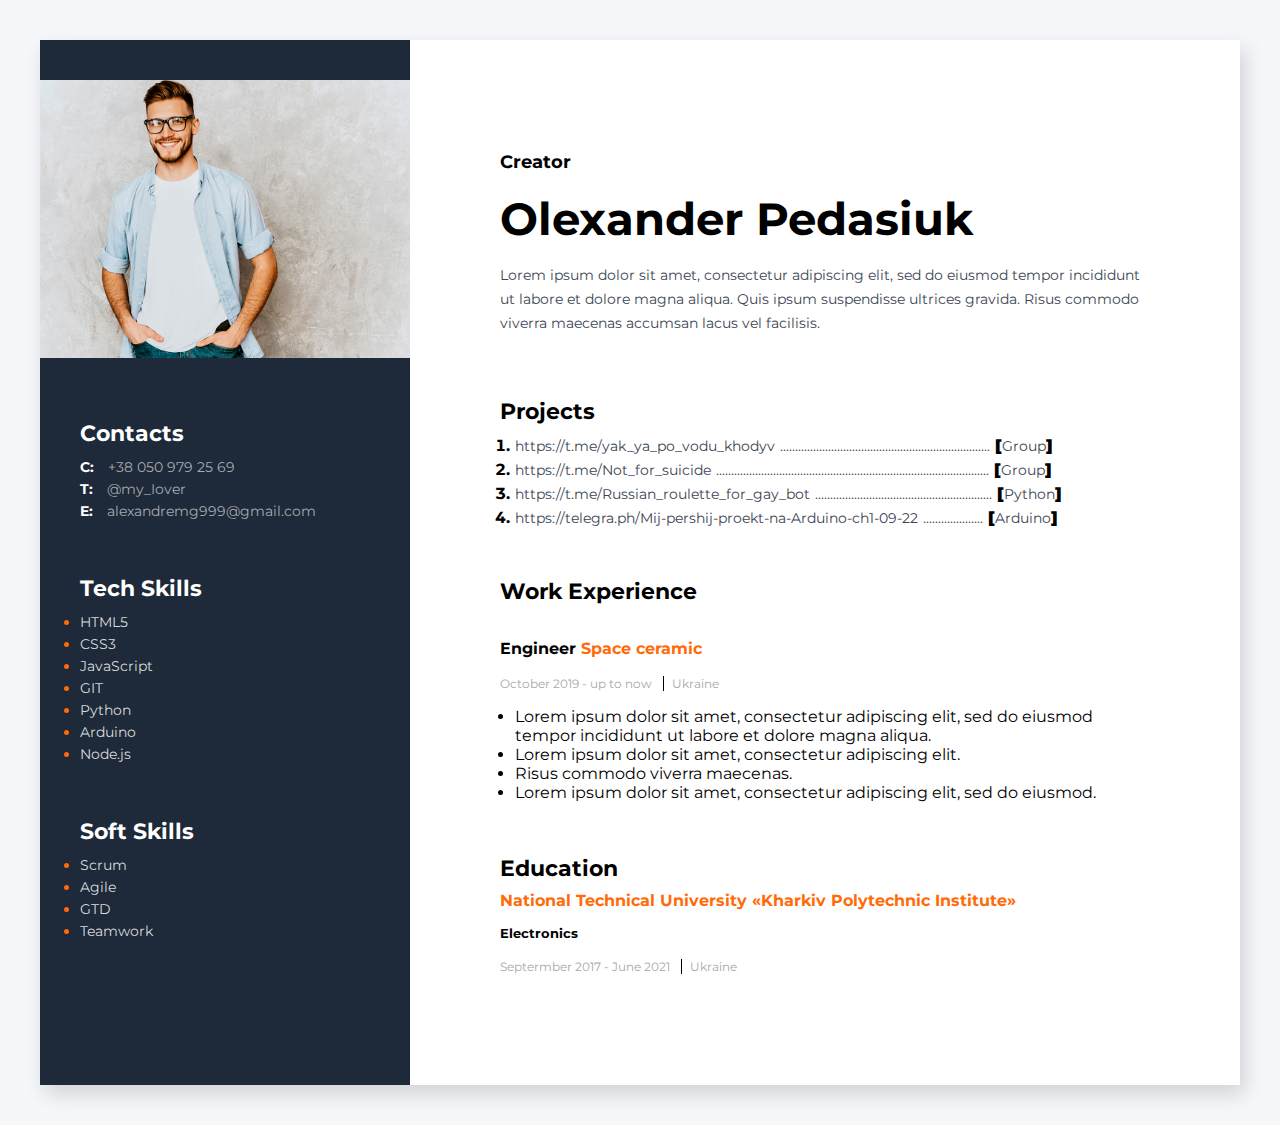
<file: index.html>
<!DOCTYPE html>
<html lang="en">
<head>
    <meta charset="UTF-8">
    <meta name="viewport" content="width=device-width, initial-scale=1.0">
    <title>My resume</title>
    <link rel="stylesheet" href="./css/style.css">
    <link href="https://fonts.googleapis.com/css2?family=Montserrat:wght@400;700&display=swap" rel="stylesheet">
</head>
<body>
    <!--main container-->
    <div class="wrapper">
        <aside class="sidebar">
            <img class="my-photo" src="./img/photo.jpg" alt="my photo">
            
            <!--contacts container-->
            <div class="contacts-container">
                <h2 class="contacts-title">Contacts</h2>
                <div >
                    <span class="contacts-link-type">C:</span>  <a class="contacts-link"  href="+380509792569">+38 050 979 25 69</a>
                </div>
                <div >
                    <span class="contacts-link-type">T:</span>  <a class="contacts-link"  href="https://t.me/my_Iover">@my_Iover</a>
                </div>
                <div>
                    <span class="contacts-link-type">E:</span> <a class="contacts-link"  href=" mailto:alexandremg999@gmail.com">alexandremg999@gmail.com</a>
                </div>
            </div>
            
            <!--Tech Skills container-->
            <div class="tech-skill-container">
                <h2 class="tech-skill-title">Tech Skills</h2>
                <ul>
                    <li class="skill-item"><span class="skill-item-text">HTML5</span></li>
                    <li class="skill-item"><span class="skill-item-text">CSS3</span></li>
                    <li class="skill-item"><span class="skill-item-text">JavaScript</span></li>
                    <li class="skill-item"><span class="skill-item-text">GIT</span></li>
                    <li class="skill-item"><span class="skill-item-text">Python</span></li>
                    <li class="skill-item"><span class="skill-item-text">Arduino</span></li>
                    <li class="skill-item"><span class="skill-item-text">Node.js</span></li>
                </ul>
            </div>

            <!--Soft Skills container-->
            <div class="soft-skill-container">
                <h2 class="soft-skill-title">Soft Skills</h2>
                <ul>
                    <li class="skill-item"><span class="skill-item-text">Scrum</span></li>
                    <li class="skill-item"><span class="skill-item-text">Agile</span></li>
                    <li class="skill-item"><span class="skill-item-text">GTD</span></li>
                    <li class="skill-item"><span class="skill-item-text">Teamwork</span></li>
                </ul>
            </div>

        </aside>

        <!--about me container-->
        <div class="about-me-container">
            <!--about me info main-->
            <div class="info-container">
                <h4 class="profession">Creator</h4>
                <h1 class="my-name">Olexander Pedasiuk</h1>
                <p class="text-about-me">Lorem ipsum dolor sit amet, consectetur adipiscing elit, sed do eiusmod tempor incididunt ut labore et dolore magna aliqua. Quis ipsum suspendisse ultrices gravida. Risus commodo viverra maecenas accumsan lacus vel facilisis. </p>
            </div>

            <!--project-->
            <div class="project-container">
                <h2 class="about-me-title">Projects</h2>
                <ol>
                    <li class="projects-item"> 
                        <a class="projects-link" href="https://t.me/yak_ya_po_vodu_khodyv">https://t.me/yak_ya_po_vodu_khodyv</a>
                        <span class="tech-name">......................................................................</span> 
                        <span><b>[</b><span class="tech-name">Group</span><b>]</b></span>
                    </li>
                    <li class="projects-item"> 
                        <a class="projects-link" href="https://t.me/Not_for_suicide">https://t.me/Not_for_suicide</a>
                        <span class="tech-name">...........................................................................................</span> 
                        <span><b>[</b><span class="tech-name">Group</span><b>]</b></span>
                    </li>
                    <li class="projects-item"> 
                        <a class="projects-link" href="https://t.me/Russian_roulette_for_gay_bot">https://t.me/Russian_roulette_for_gay_bot</a>
                        <span class="tech-name">...........................................................</span> 
                        <span><b>[</b><span class="tech-name">Python</span><b>]</b></span>
                    </li>
                    <li class="projects-item"> 
                        <a class="projects-link" href="https://telegra.ph/Mіj-pershij-proekt-na-Arduino-ch1-09-22">https://telegra.ph/Mіj-pershij-proekt-na-Arduino-ch1-09-22</a>
                        <span class="tech-name">....................</span> 
                        <span><b>[</b><span class="tech-name">Arduino</span><b>]</b></span>
                    </li>
                </ol>
            </div>
        

            <!--work experience-->
            <div>
                <h3 class="about-me-title">Work Experience</h3>

                <div>
                    <h4 class="my-position">Engineer <span class="color-orang"> <a class="color-orang" href="http://space-ceramic.com/">Space ceramic</a></span> </h4>
                    <span class="date-country">
                        October 2019 - up to now
                        <span class="vertical-line"></span>
                        <span class="country">Ukraine</span>
                    </span>

                    <ul class="profession-duties">
                        <li>Lorem ipsum dolor sit amet, consectetur adipiscing elit, sed do eiusmod tempor incididunt ut labore et dolore magna aliqua. </li>
                        <li>Lorem ipsum dolor sit amet, consectetur adipiscing elit.</li>
                        <li>Risus commodo viverra maecenas. </li>
                        <li>Lorem ipsum dolor sit amet, consectetur adipiscing elit, sed do eiusmod. </li>
                    </ul>
                </div>

                <!--compani 2-->  <!--
                <div>
                    <h4 class="my-position">Manager <span class="color-orang">Roga & Kopyta New</span></h4>
                    <span class="date-country">
                        March 2015 - October 2018
                        <span class="vertical-line"></span>
                        <span class="country">Ukraine</span>
                    </span>

                    <ul class="profession-duties">
                        <li>Lorem ipsum dolor sit amet, consectetur adipiscing elit, sed do eiusmod labore et dolore magna aliqua. </li>
                        <li>Quis ipsum suspendisse ultrices gravida. </li>
                        <li>Risus commodo viverra maecenas. </li>
                    </ul>
                </div>

            -->

                <!--compani 3-->  <!--
                
                <div>
                    <h4 class="my-position">Manager <span class="color-orang">Roga & Kopyta LLC</span> </h4>
                    <span class="date-country">
                        June 2014 - February 2015
                        <span class="vertical-line"></span>
                        <span class="country">Ukraine</span>
                    </span>

                    <ul class="profession-duties">
                        <li>Lorem ipsum dolor sit amet, consectetur adipiscing elit.</li>
                        <li>Quis ipsum suspendisse ultrices gravida.</li>
                        <li>Risus commodo viverra maecenas. </li>
                    </ul>
                </div>
            </div>

            -->

            <!--еducation-->
            <div class="еducation">
                <h3 class="about-me-title">Education</h3>
                <h4><span class="color-orang">National Technical University «Kharkiv Polytechnic Institute»</span></h4>
                <h5 class="specialty">Electronics</h5>
                <span class="date-country">
                    Septermber 2017 - June 2021 
                    <span class="vertical-line"></span>
                    <span class="country">Ukraine</span>
                </span>

            </div>
        </div>
    </div>

</body>
</html>
</file>
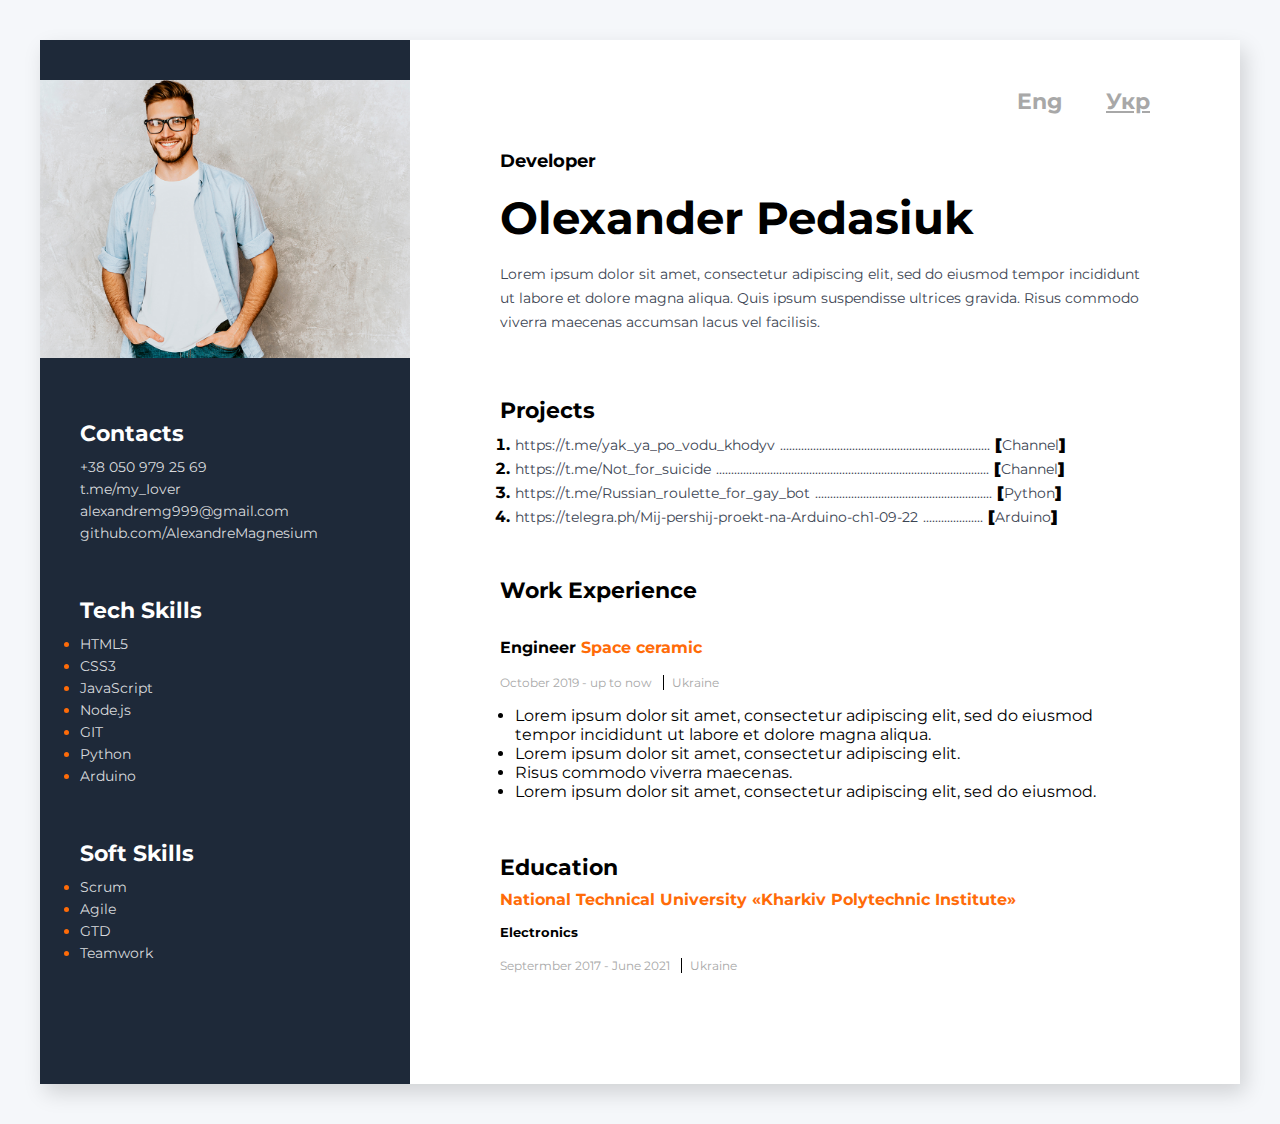
<file: resume/eng/index.html>
<!DOCTYPE html>
<html lang="en">
<head>
    <meta charset="UTF-8">
    <meta name="viewport" content="width=device-width, initial-scale=1.0">
    <title>Resume</title>
    <link rel="shortcut icon" href="../img/favicon.ico" type="image/x-icon">
    <link rel="stylesheet" href="../css/style.css">
    <link href="https://fonts.googleapis.com/css2?family=Montserrat:wght@400;700&display=swap" rel="stylesheet">
</head>
<body>
    <!--main container-->
    <div class="wrapper">
        <aside class="sidebar">
            <img class="my-photo" src="../img/photo.jpg" alt="my photo">
            
            <!--contacts container-->
            <div class="contacts-container">
                <h2 class="contacts-title">Contacts</h2>
                <div >
                    <a class="contacts-link"  href="+380509792569">+38 050 979 25 69</a>
                </div>
                <div >
                    <a class="contacts-link"  href="https://t.me/my_Iover">t.me/my_Iover</a>
                </div>
                <div>
                    <a class="contacts-link"  href=" mailto:alexandremg999@gmail.com">alexandremg999@gmail.com</a>
                </div>
                <div>
                    <a class="contacts-link"  href="https://github.com/AlexandreMagnesium">github.com/AlexandreMagnesium</a>
                </div>
            </div>
            
            <!--Tech Skills container-->
            <div class="tech-skill-container">
                <h2 class="tech-skill-title">Tech Skills</h2>
                <ul>
                    <li class="skill-item"><span class="skill-item-text">HTML5</span></li>
                    <li class="skill-item"><span class="skill-item-text">CSS3</span></li>
                    <li class="skill-item"><span class="skill-item-text">JavaScript</span></li>
                    <li class="skill-item"><span class="skill-item-text">Node.js</span></li>
                    <li class="skill-item"><span class="skill-item-text">GIT</span></li>
                    <li class="skill-item"><span class="skill-item-text">Python</span></li>
                    <li class="skill-item"><span class="skill-item-text">Arduino</span></li>
                    
                </ul>
            </div>

            <!--Soft Skills container-->
            <div class="soft-skill-container">
                <h2 class="soft-skill-title">Soft Skills</h2>
                <ul>
                    <li class="skill-item"><span class="skill-item-text">Scrum</span></li>
                    <li class="skill-item"><span class="skill-item-text">Agile</span></li>
                    <li class="skill-item"><span class="skill-item-text">GTD</span></li>
                    <li class="skill-item"><span class="skill-item-text">Teamwork</span></li>
                </ul>
            </div>

        </aside>

        <!--about me container-->
        <div class="about-me-container">
            <div class="language-box">
                <a class="language" href="https://alexandremagnesium.github.io/resume/eng/">Eng</a>
                <a class="language" href="https://alexandremagnesium.github.io/resume/ukr/"><u>Укр</u></a>
            </div>

            <!--about me info main-->
            <div class="info-container">
                <h4 class="profession">Developer </h4>
                <h1 class="my-name">Olexander Pedasiuk</h1>
                <p class="text-about-me">Lorem ipsum dolor sit amet, consectetur adipiscing elit, sed do eiusmod tempor incididunt ut labore et dolore magna aliqua. Quis ipsum suspendisse ultrices gravida. Risus commodo viverra maecenas accumsan lacus vel facilisis. </p>
            </div>

            <!--project-->
            <div class="project-container">
                <h2 class="about-me-title">Projects</h2>
                <ol>
                    <li class="projects-item"> 
                        <a class="projects-link" href="https://t.me/yak_ya_po_vodu_khodyv">https://t.me/yak_ya_po_vodu_khodyv</a>
                        <span class="tech-name">......................................................................</span> 
                        <span><b>[</b><span class="tech-name">Channel</span><b>]</b></span>
                    </li>
                    <li class="projects-item"> 
                        <a class="projects-link" href="https://t.me/Not_for_suicide">https://t.me/Not_for_suicide</a>
                        <span class="tech-name">...........................................................................................</span> 
                        <span><b>[</b><span class="tech-name">Channel</span><b>]</b></span>
                    </li>
                    <li class="projects-item"> 
                        <a class="projects-link" href="https://t.me/Russian_roulette_for_gay_bot">https://t.me/Russian_roulette_for_gay_bot</a>
                        <span class="tech-name">...........................................................</span> 
                        <span><b>[</b><span class="tech-name">Python</span><b>]</b></span>
                    </li>
                    <li class="projects-item"> 
                        <a class="projects-link" href="https://telegra.ph/Mіj-pershij-proekt-na-Arduino-ch1-09-22">https://telegra.ph/Mіj-pershij-proekt-na-Arduino-ch1-09-22</a>
                        <span class="tech-name">....................</span> 
                        <span><b>[</b><span class="tech-name">Arduino</span><b>]</b></span>
                    </li>
                </ol>
            </div>
        

            <!--work experience-->
            <div>
                <h3 class="about-me-title">Work Experience</h3>

                <div>
                    <h4 class="my-position">Engineer 
                        <span class="color-orang">
                            <a class="color-orang" href="http://space-ceramic.com/">Space ceramic</a>
                        </span> 
                    </h4>
                    <span class="date-country">
                        October 2019 - up to now
                        <span class="vertical-line"></span>
                        <span class="country">Ukraine</span>
                    </span>

                    <ul class="profession-duties">
                        <li>Lorem ipsum dolor sit amet, consectetur adipiscing elit, sed do eiusmod tempor incididunt ut labore et dolore magna aliqua. </li>
                        <li>Lorem ipsum dolor sit amet, consectetur adipiscing elit.</li>
                        <li>Risus commodo viverra maecenas. </li>
                        <li>Lorem ipsum dolor sit amet, consectetur adipiscing elit, sed do eiusmod. </li>
                    </ul>
                </div>



            <!--еducation-->
            <div class="еducation">
                <h3 class="about-me-title">Education</h3>
                <h4><span class="color-orang">National Technical University «Kharkiv Polytechnic Institute»</span></h4>
                <h5 class="specialty">Electronics</h5>
                <span class="date-country">
                    Septermber 2017 - June 2021 
                    <span class="vertical-line"></span>
                    <span class="country">Ukraine</span>
                </span>

            </div>
        </div>
    </div>

</body>
</html>
</file>
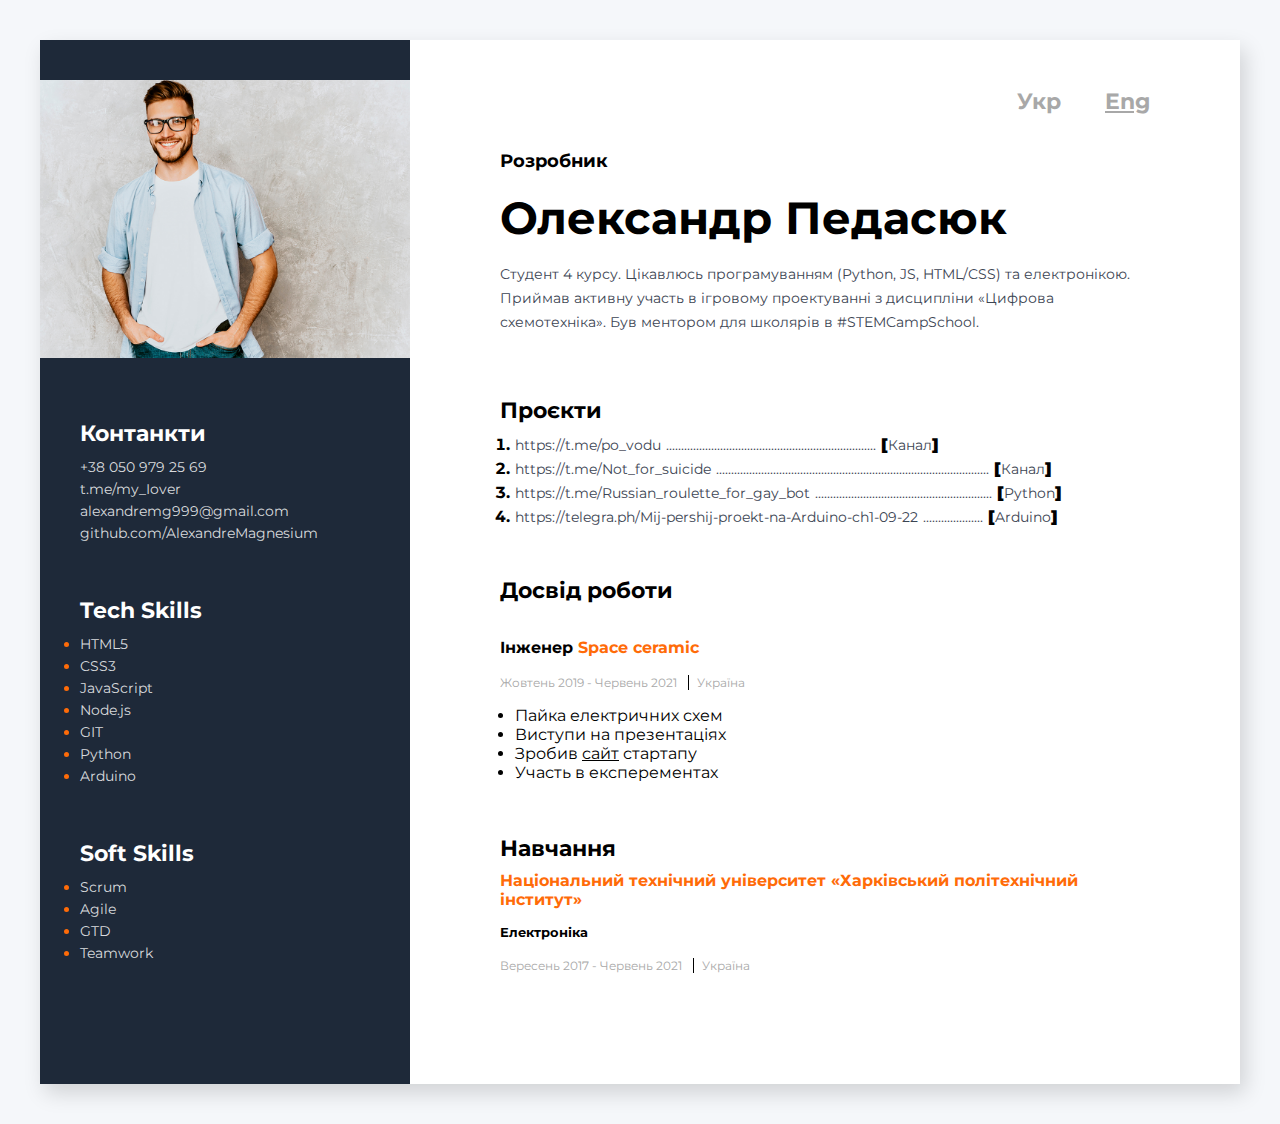
<file: resume/ukr/index.html>
<!DOCTYPE html>
<html lang="uk">
<head>
    <meta charset="UTF-8">
    <meta name="viewport" content="width=device-width, initial-scale=1.0">
    <title>Резюме</title>
    <link rel="shortcut icon" href="../img/favicon.ico" type="image/x-icon">
    <link rel="stylesheet" href="../css/style.css">
    <link href="https://fonts.googleapis.com/css2?family=Montserrat:wght@400;700&display=swap" rel="stylesheet">
</head>
<body>
    <!--main container-->
    <div class="wrapper">
        <aside class="sidebar">
            <img class="my-photo" src="../img/photo.jpg" alt="my photo">
            
            <!--contacts container-->
            <div class="contacts-container">
                <h2 class="contacts-title">Контанкти</h2>
                <div >
                    <a class="contacts-link"  href="+380509792569">+38 050 979 25 69</a>
                </div>
                <div >
                    <a class="contacts-link"  href="https://t.me/my_Iover">t.me/my_Iover</a>
                </div>
                <div>
                    <a class="contacts-link"  href=" mailto:alexandremg999@gmail.com">alexandremg999@gmail.com</a>
                </div>
                <div>
                    <a class="contacts-link"  href="https://github.com/AlexandreMagnesium">github.com/AlexandreMagnesium</a>
                </div>
            </div>
            
            <!--Tech Skills container-->
            <div class="tech-skill-container">
                <h2 class="tech-skill-title">Tech Skills</h2>
                <ul>
                    <li class="skill-item"><span class="skill-item-text">HTML5</span></li>
                    <li class="skill-item"><span class="skill-item-text">CSS3</span></li>
                    <li class="skill-item"><span class="skill-item-text">JavaScript</span></li>
                    <li class="skill-item"><span class="skill-item-text">Node.js</span></li>
                    <li class="skill-item"><span class="skill-item-text">GIT</span></li>
                    <li class="skill-item"><span class="skill-item-text">Python</span></li>
                    <li class="skill-item"><span class="skill-item-text">Arduino</span></li>
                    
                </ul> 
            </div>

            <!--Soft Skills container-->
            <div class="soft-skill-container">
                <h2 class="soft-skill-title">Soft Skills</h2>
                <ul>
                    <li class="skill-item"><span class="skill-item-text">Scrum</span></li>
                    <li class="skill-item"><span class="skill-item-text">Agile</span></li>
                    <li class="skill-item"><span class="skill-item-text">GTD</span></li>
                    <li class="skill-item"><span class="skill-item-text">Teamwork</span></li>
                </ul>
            </div>

        </aside>

        <!--about me container-->
        <div class="about-me-container">
            <div class="language-box">
                <a class="language" href="https://alexandremagnesium.github.io/resume/ukr/">Укр</a>
                <a class="language" href="https://alexandremagnesium.github.io/resume/eng/"><u>Eng</u></a>
            </div>
            
            <!--about me info main-->
            <div class="info-container">
                <h4 class="profession">Розробник</h4>
                <h1 class="my-name">Олександр Педасюк</h1>
                <p class="text-about-me">
                    Студент 4 курсу. Цікавлюсь програмуванням (Python, JS, HTML/CSS) та електронікою. Приймав активну участь в ігровому проектуванні з дисципліни «Цифрова схемотехніка». Був ментором для школярів в #STEMCampSchool. 
                </p>
            </div>

            <!--project-->
            <div class="project-container">
                <h2 class="about-me-title">Проєкти</h2>
                <ol>
                    <li class="projects-item"> 
                        <a class="projects-link" href="https://t.me/po_vodu">https://t.me/po_vodu</a>
                        <span class="tech-name">......................................................................</span> 
                        <span><b>[</b><span class="tech-name">Канал</span><b>]</b></span>
                    </li>
                    <li class="projects-item"> 
                        <a class="projects-link" href="https://t.me/Not_for_suicide">https://t.me/Not_for_suicide</a>
                        <span class="tech-name">...........................................................................................</span> 
                        <span><b>[</b><span class="tech-name">Канал</span><b>]</b></span>
                    </li>
                    <li class="projects-item"> 
                        <a class="projects-link" href="https://t.me/Russian_roulette_for_gay_bot">https://t.me/Russian_roulette_for_gay_bot</a>
                        <span class="tech-name">...........................................................</span> 
                        <span><b>[</b><span class="tech-name">Python</span><b>]</b></span>
                    </li>
                    <li class="projects-item"> 
                        <a class="projects-link" href="https://telegra.ph/Mіj-pershij-proekt-na-Arduino-ch1-09-22">https://telegra.ph/Mіj-pershij-proekt-na-Arduino-ch1-09-22</a>
                        <span class="tech-name">....................</span> 
                        <span><b>[</b><span class="tech-name">Arduino</span><b>]</b></span>
                    </li>
                </ol>
            </div>
        

            <!--work experience-->
            <div>
                <h3 class="about-me-title">Досвід роботи</h3>

                <div>
                    <h4 class="my-position">Інженер 
                        <span class="color-orang">
                            <a class="color-orang" href="http://space-ceramic.com/">Space ceramic</a>
                        </span> 
                    </h4>
                    <span class="date-country">
                        Жовтень 2019 - Червень 2021 
                        <span class="vertical-line"></span>
                        <span class="country">Україна</span>
                    </span>

                    <ul class="profession-duties">
                        <li>Пайка електричних схем</li>
                        <li>Виступи на презентаціях</li>
                        <li>Зробив <a href="http://space-ceramic.com/">
                            <span class="color-black"><u>сайт</u></span></a> стартапу  
                        </li>
                        <li>Участь в експерементах</li>
                    </ul>
                </div>



            <!--еducation-->
            <div class="еducation">
                <h3 class="about-me-title">Навчання</h3>
                <h4><span class="color-orang">Національний технічний університет «Харківський політехнічний інститут»</span></h4>
                <h5 class="specialty">Електроніка</h5>
                <span class="date-country">
                    Вересень 2017 - Червень 2021 
                    <span class="vertical-line"></span>
                    <span class="country">Україна</span>
                </span>

            </div>
        </div>
    </div>

</body>
</html>
</file>
<file: css/style.css>
* {
    margin: 0;
    padding: 0;
    box-sizing: border-box;
}

body {
    background: #f5f7fa;
    padding-top: 40px;
    padding-bottom: 40px;
    padding-left: 20px;
    padding-right: 20px;
    font-family: 'Montserrat', sans-serif;
}

a { 
    text-decoration: none; 
   }

.wrapper {
    max-width: 1200px;
    box-shadow: 5px 9px 20px rgba(0, 0, 0, 0.15);
    margin: 0 auto;
    background: #fff;
    display: flex;
}

.sidebar {
    background-color: #1e2939;
    width: 370px;
    padding-top: 40px;
    padding-bottom: 40px;
}

.my-photo {
    width: 370px;
}

.contacts-title {
    font-size: 22px;
    font-weight: 700;
    line-height: 24px;
    color: #fff;
    margin-bottom: 10px;
}

.contacts-link {
    font-size: 14px;
    font-weight: 400;
    line-height: 22px;
    color: #a5a9b0;
}

.contacts-link-type {
    font-size: 14px;
    font-weight: 700;
    line-height: 22px;
    color: #fff;
    margin-right: 10px;
}

.tech-skill-container {
    padding-top: 55px;
    padding-left: 40px;
}

.tech-skill-title {
    font-size: 22px;
    font-weight: 700;
    line-height: 24px;
    margin-bottom: 10px;
    color: #fff;
}

.contacts-container {
    margin-top: 60px;
    margin-left: 40px;
    margin-right: 40px;
}

.soft-skill-container {
    padding-top: 55px;
    padding-left: 40px;
}

.soft-skill-title {
    font-size: 22px;
    font-weight: 700;
    line-height: 24px;
    margin-bottom: 10px;
    color: #fff;
}

.skill-item{
    font-size: 14px;
    font-weight: 400;
    line-height: 22px;
    color: #ff6b08;
}

.skill-item-text {
    color: #d8dadd;
}


.about-me-container{
    padding-top: 110px;
    padding-bottom: 110px;
    padding-left: 90px;
    padding-right: 90px;
}

.info-container {
    margin-bottom: 65px;
}

.profession {
    font-size: 18px;
    font-weight: 700;
    line-height: 24px;
}
.my-name {
    font-size: 45px;
    font-weight: 700;
    line-height: 89px;
}

.text-about-me {
    font-size: 14px;
    font-weight: 400;
    line-height: 24px;
    color: #3c4553;
}

.project-container {
    margin-bottom: 50px;
}

.about-me-title {
    font-size: 22px;
    font-weight: 700;
    line-height: 24px;
    margin-bottom: 10px;
}

.projects-item {
    font-weight: 700;
    margin-left: 15px;
}

.projects-link {
    color: #3c4553;
    font-size: 14px;
    font-weight: 400;
    line-height: 24px;
}

.tech-name {
    color: #3c4553;
    font-size: 14px;
    font-weight: 400;
    line-height: 24px;
}

.my-position {
    font-size: 16px;
    font-weight: 700;
    margin-top: 35px;
    margin-bottom: 15px;
}


.date-country {
    font-size: 12px;
    font-weight: 400;
    color: #a8a8a8;
}

.vertical-line {
    border-left: 1px solid black;
    height: 14px;
    margin-left:  8px;
}
.country {
    margin-left:  8px;
}

.profession-duties {
    margin-top: 15px;
    margin-left: 15px;
}

.еducation {
    margin-top: 55px;
}

.specialty {
    margin-top: 15px;
    margin-bottom: 15px;
}


.color-orang {
    color: #ff6b08;
}
.color-black {
    color: #000;
}
</file>
<file: resume/css/style.css>
* {
    margin: 0;
    padding: 0;
    box-sizing: border-box;
}

body {
    background: #f5f7fa;
    padding-top: 40px;
    padding-bottom: 40px;
    padding-left: 20px;
    padding-right: 20px;
    font-family: 'Montserrat', sans-serif;
}

a { 
    text-decoration: none; 
   }

.wrapper {
    max-width: 1200px;
    box-shadow: 5px 9px 20px rgba(0, 0, 0, 0.15);
    margin: 0 auto;
    background: #fff;
    display: flex;
}

.sidebar {
    background-color: #1e2939;
    width: 370px;
    padding-top: 40px;
    padding-bottom: 40px;
}

.my-photo {
    width: 370px;
}

.contacts-title {
    font-size: 22px;
    font-weight: 700;
    line-height: 24px;
    color: #fff;
    margin-bottom: 10px;
}

.contacts-link {
    font-size: 14px;
    font-weight: 400;
    line-height: 22px;
    color: #d8dadd;
}

.tech-skill-container {
    padding-top: 55px;
    padding-left: 40px;
}

.tech-skill-title {
    font-size: 22px;
    font-weight: 700;
    line-height: 24px;
    margin-bottom: 10px;
    color: #fff;
}

.contacts-container {
    margin-top: 60px;
    margin-left: 40px;
    margin-right: 40px;
}

.soft-skill-container {
    padding-top: 55px;
    padding-left: 40px;
}

.soft-skill-title {
    font-size: 22px;
    font-weight: 700;
    line-height: 24px;
    margin-bottom: 10px;
    color: #fff;
}

.skill-item{
    font-size: 14px;
    font-weight: 400;
    line-height: 22px;
    color: #ff6b08;
}

.skill-item-text {
    color: #d8dadd;
}


.about-me-container{
    /*padding-top: 110px; */
    padding-top: 50px;
    padding-bottom: 110px;
    padding-left: 90px;
    padding-right: 90px;
}

.language-box {
    margin-bottom: 35px;
    text-align: right

}

.language {
    color:  #a8a8a8;
    font-size: 22px;
    font-weight: 700;
    line-height: 24px;
    padding-left: 40px;
}

.info-container {
    margin-bottom: 65px;
}

.profession {
    font-size: 18px;
    font-weight: 700;
    line-height: 24px;
}
.my-name {
    font-size: 45px;
    font-weight: 700;
    line-height: 89px;
}

.text-about-me {
    font-size: 14px;
    font-weight: 400;
    line-height: 24px;
    color: #3c4553;
}

.project-container {
    margin-bottom: 50px;
}

.about-me-title {
    font-size: 22px;
    font-weight: 700;
    line-height: 24px;
    margin-bottom: 10px;
}

.projects-item {
    font-weight: 700;
    margin-left: 15px;
}

.projects-link {
    color: #3c4553;
    font-size: 14px;
    font-weight: 400;
    line-height: 24px;
}

.tech-name {
    color: #3c4553;
    font-size: 14px;
    font-weight: 400;
    line-height: 24px;
}

.my-position {
    font-size: 16px;
    font-weight: 700;
    margin-top: 35px;
    margin-bottom: 15px;
}


.date-country {
    font-size: 12px;
    font-weight: 400;
    color: #a8a8a8;
}

.vertical-line {
    border-left: 1px solid black;
    height: 14px;
    margin-left:  8px;
}
.country {
    margin-left:  8px;
}

.profession-duties {
    margin-top: 15px;
    margin-left: 15px;
}

.еducation {
    margin-top: 55px;
}

.specialty {
    margin-top: 15px;
    margin-bottom: 15px;
}

.color-orang {
    color: #ff6b08;
}
.color-black {
    color: #000;
}
</file>
